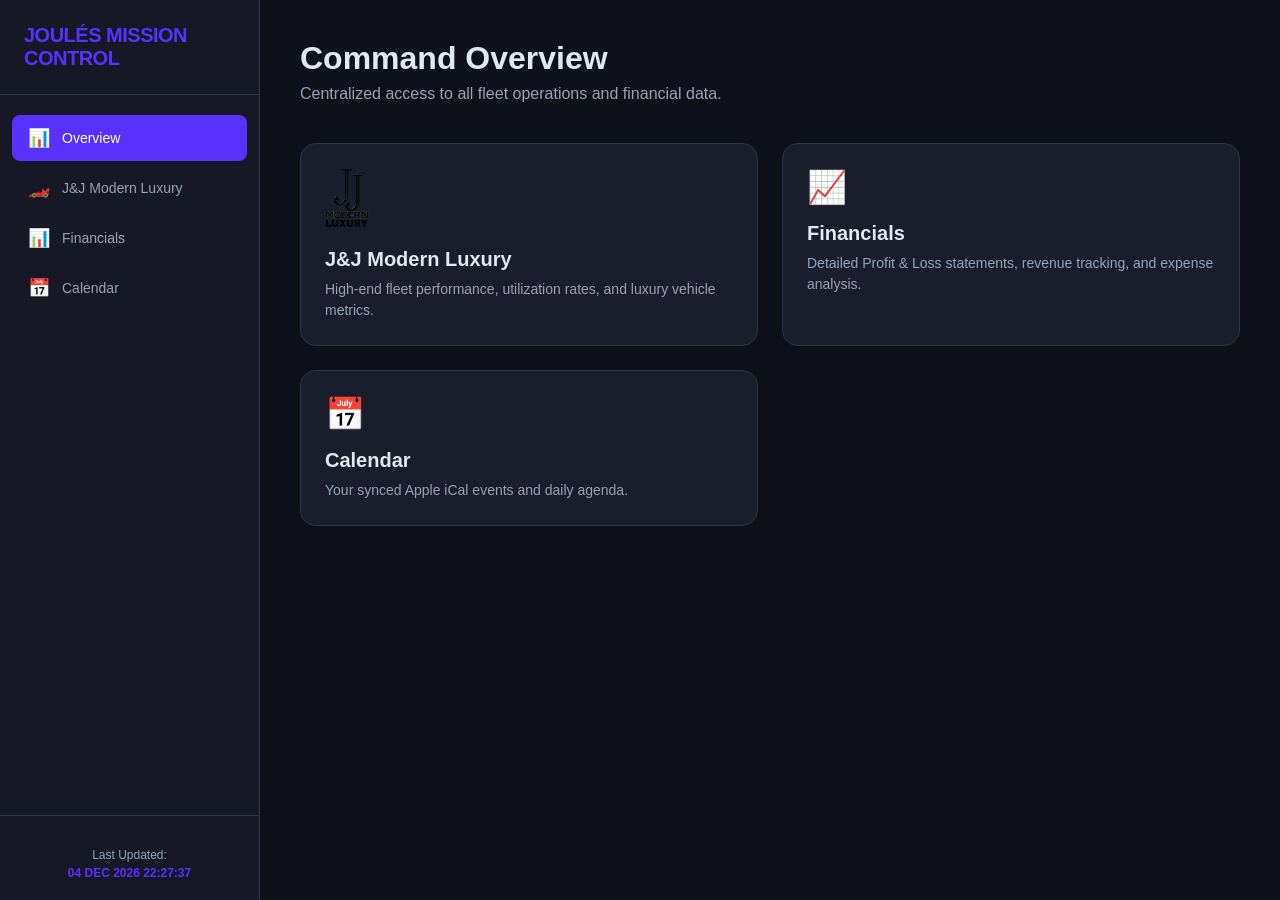
<file: index.html>
<!DOCTYPE html>
<html lang="en">
<head>
    <meta charset="UTF-8">
    <meta name="viewport" content="width=device-width, initial-scale=1.0">
    <title>Joules Mission Control</title>
    <style>
        :root {
            --primary: #5931ff;
            --primary-dark: #4526cc;
            --bg: #0f111a;
            --sidebar-bg: #161925;
            --card-bg: #1a1d2b;
            --text: #e2e8f0;
            --text-muted: #94a3b8;
            --border: #2d334a;
            --success: #10b981;
            --danger: #ef4444;
            --sidebar-width: 260px;
        }
        
        * { box-sizing: border-box; }
        
        body {
            font-family: -apple-system, BlinkMacSystemFont, "Segoe UI", Roboto, Helvetica, Arial, sans-serif;
            background-color: var(--bg);
            color: var(--text);
            margin: 0;
            display: flex;
            min-height: 100vh;
        }

        .sidebar {
            width: var(--sidebar-width);
            background-color: var(--sidebar-bg);
            border-right: 1px solid var(--border);
            display: flex;
            flex-direction: column;
            position: fixed;
            height: 100vh;
            z-index: 100;
        }

        .sidebar-header {
            padding: 24px;
            border-bottom: 1px solid var(--border);
        }

        .sidebar-header h1 {
            font-size: 1.25rem;
            margin: 0;
            color: var(--primary);
            font-weight: 800;
            letter-spacing: -0.5px;
        }

        .nav-list {
            list-style: none;
            padding: 20px 12px;
            margin: 0;
            flex-grow: 1;
        }

        .nav-item {
            margin-bottom: 4px;
        }

        .nav-btn {
            width: 100%;
            display: flex;
            align-items: center;
            padding: 12px 16px;
            background: none;
            border: none;
            color: var(--text-muted);
            font-size: 14px;
            font-weight: 500;
            text-align: left;
            cursor: pointer;
            border-radius: 8px;
            transition: all 0.2s;
        }

        .nav-btn:hover {
            background-color: rgba(255, 255, 255, 0.05);
            color: var(--text);
        }

        .nav-btn.active {
            background-color: var(--primary);
            color: white;
        }

        .nav-icon { margin-right: 12px; font-size: 18px; }

        .main-content {
            margin-left: var(--sidebar-width);
            flex-grow: 1;
            padding: 40px;
            max-width: 1200px;
        }

        .page-header {
            margin-bottom: 40px;
        }

        .page-title {
            font-size: 2rem;
            font-weight: 700;
            margin: 0 0 8px 0;
        }

        .page-subtitle {
            color: var(--text-muted);
            margin: 0;
        }

        .overview-grid {
            display: grid;
            grid-template-columns: repeat(auto-fill, minmax(300px, 1fr));
            gap: 24px;
        }

        .card {
            background: var(--card-bg);
            border: 1px solid var(--border);
            border-radius: 16px;
            padding: 24px;
            cursor: pointer;
            transition: transform 0.2s, border-color 0.2s, box-shadow 0.2s;
            text-decoration: none;
            color: inherit;
            display: block;
        }

        .card:hover {
            transform: translateY(-4px);
            border-color: var(--primary);
            box-shadow: 0 12px 24px rgba(0, 0, 0, 0.3);
        }

        .card-icon {
            font-size: 32px;
            margin-bottom: 16px;
            display: block;
        }

        .card-title {
            font-size: 1.25rem;
            font-weight: 600;
            margin: 0 0 8px 0;
        }

        .card-desc {
            font-size: 14px;
            color: var(--text-muted);
            line-height: 1.5;
            margin: 0;
        }

        .tab-content { display: none; }
        .tab-content.active { display: block; }

        .section {
            background: var(--card-bg);
            border: 1px solid var(--border);
            border-radius: 16px;
            padding: 32px;
            margin-bottom: 24px;
        }

        .summary-cards {
            display: grid;
            grid-template-columns: repeat(auto-fit, minmax(200px, 1fr));
            gap: 20px;
            margin-bottom: 30px;
        }
        .summary-card {
            background: var(--card-bg);
            border: 1px solid var(--border);
            border-radius: 12px;
            padding: 20px;
            text-align: center;
        }
        .summary-card h4 {
            color: var(--text-muted);
            margin: 0 0 10px 0;
            font-size: 14px;
            text-transform: uppercase;
        }
        .amount {
            font-size: 28px;
            font-weight: bold;
        }

        .event-item {
            padding: 16px;
            border-bottom: 1px solid var(--border);
            display: flex;
            justify-content: space-between;
            align-items: center;
        }
        .event-date {
            font-size: 13px;
            color: var(--text-muted);
        }

        .data-table {
            width: 100%;
            border-collapse: collapse;
        }
        .data-table th, .data-table td {
            padding: 12px;
            text-align: left;
            border-bottom: 1px solid var(--border);
        }

        @media (max-width: 768px) {
            body { flex-direction: column; }
            .sidebar {
                width: 100%;
                height: auto;
                position: relative;
                border-right: none;
                border-bottom: 1px solid var(--border);
            }
            .main-content {
                margin-left: 0;
                padding: 24px;
            }
            .nav-list { display: flex; overflow-x: auto; padding: 12px; }
            .nav-item { margin-bottom: 0; margin-right: 8px; flex-shrink: 0; }
        }
    </style>
</head>
<body>
    <nav class="sidebar">
        <div class="sidebar-header">
            <h1>JOULÉS MISSION CONTROL</h1>
        </div>
        <ul class="nav-list">
            <li class="nav-item">
                <button class="nav-btn active" onclick="showTab(this, 'overview')">
                    <span class="nav-icon">📊</span> Overview
                </button>
            </li>
            <li class="nav-item">
                <button class="nav-btn" onclick="showTab(this, 'modern-luxury')">
                    <span class="nav-icon">🏎️</span> J&J Modern Luxury
                </button>
            </li>
            <li class="nav-item">
                <button class="nav-btn" onclick="showTab(this, 'pnl')">
                    <span class="nav-icon">📊</span> Financials
                </button>
            </li>
            <li class="nav-item">
                <button class="nav-btn" onclick="showTab(this, 'calendar')">
                    <span class="nav-icon">📅</span> Calendar
                </button>
            </li>
        </ul>
        <div style="padding: 20px; border-top: 1px solid var(--border);">
            <p style="font-size: 12px; color: var(--text-muted); text-align: center; margin-bottom: 4px;">Last Updated:</p>
            <p style="font-size: 12px; color: var(--primary); text-align: center; font-weight: bold; margin: 0;" id="last-sync-time">SYNCING...</p>
        </div>
    </nav>

    <main class="main-content">
        
        <div id="overview" class="tab-content active">
            <div class="page-header">
                <h2 class="page-title">Command Overview</h2>
                <p class="page-subtitle">Centralized access to all fleet operations and financial data.</p>
            </div>
            
            <div class="overview-grid">
                <a href="#" class="card" onclick="triggerNav('modern-luxury')">
                    <img src="assets/logo.png" alt="Logo" style="height: 60px; margin-bottom: 16px;">
                    <h3 class="card-title">J&J Modern Luxury</h3>
                    <p class="card-desc">High-end fleet performance, utilization rates, and luxury vehicle metrics.</p>
                </a>
                
                <a href="#" class="card" onclick="triggerNav('pnl')">
                    <span class="card-icon">📈</span>
                    <h3 class="card-title">Financials</h3>
                    <p class="card-desc">Detailed Profit & Loss statements, revenue tracking, and expense analysis.</p>
                </a>

                <a href="#" class="card" onclick="triggerNav('calendar')">
                    <span class="card-icon">📅</span>
                    <h3 class="card-title">Calendar</h3>
                    <p class="card-desc">Your synced Apple iCal events and daily agenda.</p>
                </a>
            </div>
        </div>

        <div id="modern-luxury" class="tab-content">
            <div class="page-header" style="text-align: center;">
                <img src="assets/logo.png" alt="J&J Modern Luxury" style="max-width: 300px; margin-bottom: 20px;">
                <h2 class="page-title">J&J Modern Luxury</h2>
                <p class="page-subtitle">Premium fleet management and analytics.</p>
            </div>
            <div class="section">
                <h3>Luxury Performance Metrics</h3>
                <ul style="list-style: none; padding: 0;">
                    <li style="margin-bottom: 16px;"><strong>1. Luxury Growth: +173% YoY</strong></li>
                    <li style="margin-bottom: 16px;"><strong>2. High-Value Center: Maintenance</strong></li>
                    <li style="margin-bottom: 16px;"><strong>3. Debt Efficiency: 84% Utilization</strong></li>
                    <li style="margin-bottom: 16px;"><strong>4. Peak Month: Oct-Nov 2025</strong></li>
                    <li style="margin-bottom: 16px;"><strong>5. Avg Exp Transaction: $318.00</strong></li>
                </ul>
            </div>
            <div class="section">
                <h3>Fleet Performance (2025)</h3>
                <table class="data-table">
                    <thead><tr><th>Vehicle</th><th>Revenue</th><th>Trips</th></tr></thead>
                    <tbody>
                        <tr><td>Julie's BMW (NC #LDV5000)</td><td>$20,747.72</td><td>40</td></tr><tr><td>Double Stuff (Tesla Model 3)</td><td>$13,350.34</td><td>18</td></tr><tr><td>J&J Modern Luxury's Porsche (NC #LJX5696)</td><td>$10,410.92</td><td>23</td></tr><tr><td>J&J Modern Luxury's BMW (NC #LLV4227)</td><td>$8,906.71</td><td>9</td></tr><tr><td>Julie's Tesla (NC #LBZ1843)</td><td>$7,338.52</td><td>19</td></tr><tr><td>J&J Modern Luxury's Mercedes-Benz (NC #LJV9937)</td><td>$7,245.12</td><td>15</td></tr><tr><td>Julie's Porsche Macan S (NC #LCT7781)</td><td>$223.2</td><td>1</td></tr>
                    </tbody>
                </table>
            </div>
        </div>

        <div id="pnl" class="tab-content">
            <div class="page-header">
                <h2 class="page-title">Financials</h2>
                <p class="page-subtitle">Profit & Loss (P&L) statement and comprehensive breakdown.</p>
            </div>
            
            <div class="summary-cards">
                <div class="summary-card"><h4>Total Revenue</h4><div class="amount" style="color: var(--success);">$21,780.22</div></div>
                <div class="summary-card"><h4>Total Expenses</h4><div class="amount" style="color: var(--danger);">$8,647.88</div></div>
                <div class="summary-card"><h4>Net Profit</h4><div class="amount" style="color: var(--primary);">$13,132.34</div></div>
            </div>

            <div class="section">
                <h3>Top 5 Financial Metrics</h3>
                <ul>
                    <li>1. Operating Margin: 15.1%</li>
                    <li>2. Debt Service: ~65% of Outflow</li>
                    <li>3. Energy Volatility: Duke Energy fluctuation</li>
                    <li>4. Growth Trend: +173%</li>
                    <li>5. Cash Flow: Positive</li>
                </ul>
            </div>

            <div class="section">
                <h3>Top 5 Expense Optimization Metrics</h3>
                <ul>
                    <li>1. Debt Service: ~65% of Outflow</li>
                    <li>2. Maintenance Leakage: High Tesla service</li>
                    <li>3. Energy Volatility: Duke Energy fluctuation</li>
                    <li>4. Uncategorized Cash Out: Amex payments</li>
                    <li>5. Burn Ratio: 1.18x</li>
                </ul>
            </div>
        </div>

        <div id="calendar" class="tab-content">
            <div class="page-header">
                <h2 class="page-title">Calendar</h2>
                <p class="page-subtitle">Your synced Apple iCal schedule.</p>
            </div>
            <div class="section">
                <h3>Upcoming Agenda</h3>
                <div id="calendar-list">
                    <p style="color: var(--text-muted)">Syncing iCal events...</p>
                </div>
            </div>
        </div>

    </main>

    <script>
        function showTab(btn, tabId) {
            document.querySelectorAll('.tab-content').forEach(c => c.classList.remove('active'));
            document.getElementById(tabId).classList.add('active');
            document.querySelectorAll('.nav-btn').forEach(b => b.classList.remove('active'));
            btn.classList.add('active');
        }

        function triggerNav(tabId) {
            const btn = document.querySelector(`.nav-btn[onclick*="${tabId}"]`);
            if (btn) showTab(btn, tabId);
        }

        // Set the timestamp
        const timestamp = new Date().toUTCString().replace('GMT', 'UTC').toUpperCase().split(' ').slice(1, 5).join(' ');
        document.getElementById('last-sync-time').innerText = timestamp;
    </script>
</body>
</html>
</file>
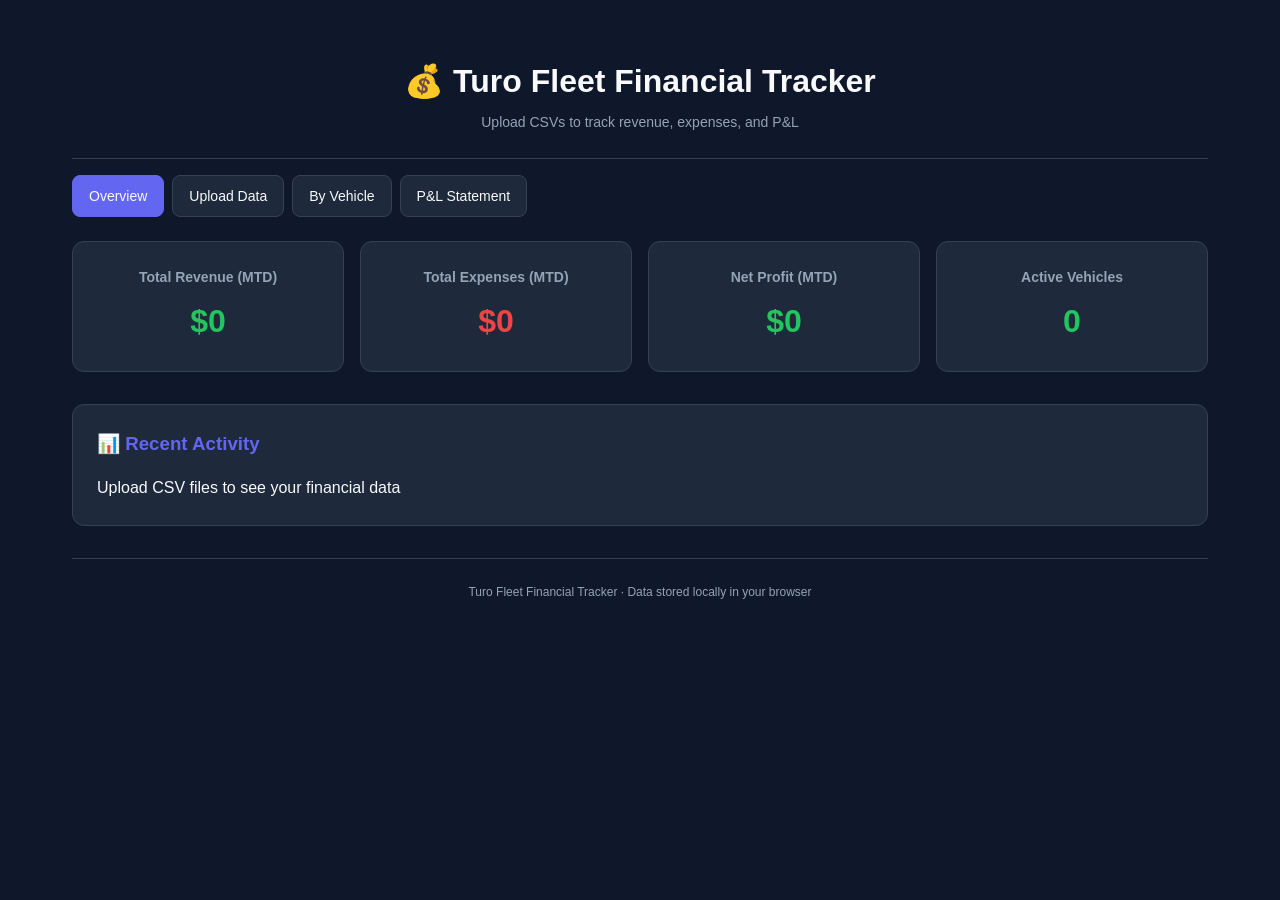
<file: financial-tracker.html>
<!DOCTYPE html>
<html lang="en">
<head>
    <meta charset="UTF-8">
    <meta name="viewport" content="width=device-width, initial-scale=1.0">
    <title>Turo Fleet Financial Tracker</title>
    <link rel="stylesheet" href="style.css">
    <style>
        .upload-section {
            background: var(--card-bg);
            border: 1px solid var(--border);
            border-radius: 0.75rem;
            padding: 1.5rem;
            margin-bottom: 1rem;
        }
        .upload-section h3 {
            color: var(--primary);
            margin-bottom: 1rem;
        }
        .file-input {
            display: none;
        }
        .upload-btn {
            background: var(--primary);
            color: white;
            padding: 0.75rem 1.5rem;
            border: none;
            border-radius: 0.5rem;
            cursor: pointer;
            font-size: 0.875rem;
            margin-right: 0.5rem;
            margin-bottom: 0.5rem;
        }
        .upload-btn:hover {
            background: var(--primary-dark);
        }
        .data-table {
            width: 100%;
            border-collapse: collapse;
            margin-top: 1rem;
        }
        .data-table th, .data-table td {
            padding: 0.75rem;
            text-align: left;
            border-bottom: 1px solid var(--border);
        }
        .data-table th {
            color: var(--text-muted);
            font-weight: 600;
        }
        .summary-cards {
            display: grid;
            grid-template-columns: repeat(auto-fit, minmax(200px, 1fr));
            gap: 1rem;
            margin-bottom: 2rem;
        }
        .summary-card {
            background: var(--card-bg);
            border: 1px solid var(--border);
            border-radius: 0.75rem;
            padding: 1.5rem;
            text-align: center;
        }
        .summary-card h4 {
            color: var(--text-muted);
            font-size: 0.875rem;
            margin-bottom: 0.5rem;
        }
        .summary-card .amount {
            font-size: 2rem;
            font-weight: bold;
            color: var(--success);
        }
        .summary-card.expense .amount {
            color: var(--danger);
        }
        .vehicle-list {
            list-style: none;
            padding: 0;
        }
        .vehicle-list li {
            background: var(--card-bg);
            border: 1px solid var(--border);
            border-radius: 0.5rem;
            padding: 1rem;
            margin-bottom: 0.5rem;
            display: flex;
            justify-content: space-between;
            align-items: center;
        }
        .profit-positive { color: var(--success); }
        .profit-negative { color: var(--danger); }
    </style>
</head>
<body>
    <div class="container">
        <header>
            <h1>💰 Turo Fleet Financial Tracker</h1>
            <p class="subtitle">Upload CSVs to track revenue, expenses, and P&L</p>
        </header>

        <nav class="tabs">
            <button class="tab-btn active" onclick="showTab('overview')">Overview</button>
            <button class="tab-btn" onclick="showTab('upload')">Upload Data</button>
            <button class="tab-btn" onclick="showTab('vehicles')">By Vehicle</button>
            <button class="tab-btn" onclick="showTab('pnl')">P&L Statement</button>
        </nav>

        <main>
            <!-- Overview Tab -->
            <div id="overview" class="tab-content active">
                <div class="summary-cards">
                    <div class="summary-card">
                        <h4>Total Revenue (MTD)</h4>
                        <div class="amount" id="total-revenue">$0</div>
                    </div>
                    <div class="summary-card expense">
                        <h4>Total Expenses (MTD)</h4>
                        <div class="amount" id="total-expenses">$0</div>
                    </div>
                    <div class="summary-card">
                        <h4>Net Profit (MTD)</h4>
                        <div class="amount" id="net-profit">$0</div>
                    </div>
                    <div class="summary-card">
                        <h4>Active Vehicles</h4>
                        <div class="amount" id="vehicle-count">0</div>
                    </div>
                </div>

                <div class="upload-section">
                    <h3>📊 Recent Activity</h3>
                    <div id="recent-activity">
                        <p class="muted">Upload CSV files to see your financial data</p>
                    </div>
                </div>
            </div>

            <!-- Upload Tab -->
            <div id="upload" class="tab-content">
                <div class="upload-section">
                    <h3>🚗 Turo Earnings</h3>
                    <p>Upload your Turo earnings CSV (from Turo.com → Earnings → Export)</p>
                    <input type="file" id="turo-file" class="file-input" accept=".csv">
                    <button class="upload-btn" onclick="document.getElementById('turo-file').click()">Select Turo CSV</button>
                    <span id="turo-status"></span>
                </div>

                <div class="upload-section">
                    <h3>💳 Delta Amex Expenses</h3>
                    <p>Upload your Delta Amex statement CSV (business expenses)</p>
                    <input type="file" id="amex-file" class="file-input" accept=".csv">
                    <button class="upload-btn" onclick="document.getElementById('amex-file').click()">Select Amex CSV</button>
                    <span id="amex-status"></span>
                </div>

                <div class="upload-section">
                    <h3>🏦 Wells Fargo Transactions</h3>
                    <p>Upload your Wells Fargo account CSV (earnings & expenses)</p>
                    <input type="file" id="wells-file" class="file-input" accept=".csv">
                    <button class="upload-btn" onclick="document.getElementById('wells-file').click()">Select Wells Fargo CSV</button>
                    <span id="wells-status"></span>
                </div>

                <div class="upload-section">
                    <h3>🔧 Maintenance Records</h3>
                    <p>Upload maintenance receipts or log (CSV format)</p>
                    <input type="file" id="maintenance-file" class="file-input" accept=".csv">
                    <button class="upload-btn" onclick="document.getElementById('maintenance-file').click()">Select Maintenance CSV</button>
                    <span id="maintenance-status"></span>
                </div>
            </div>

            <!-- Vehicles Tab -->
            <div id="vehicles" class="tab-content">
                <div class="upload-section">
                    <h3>🚗 Vehicle Performance</h3>
                    <ul class="vehicle-list" id="vehicle-list">
                        <li>
                            <span>Upload data to see vehicle breakdown</span>
                            <span class="muted">-</span>
                        </li>
                    </ul>
                </div>
            </div>

            <!-- P&L Tab -->
            <div id="pnl" class="tab-content">
                <div class="upload-section">
                    <h3>📈 Profit & Loss Statement</h3>
                    <table class="data-table">
                        <thead>
                            <tr>
                                <th>Category</th>
                                <th>Amount</th>
                                <th>% of Revenue</th>
                            </tr>
                        </thead>
                        <tbody id="pnl-body">
                            <tr>
                                <td colspan="3" class="muted">Upload data to generate P&L</td>
                            </tr>
                        </tbody>
                    </table>
                </div>
            </div>
        </main>

        <footer>
            <p>Turo Fleet Financial Tracker · Data stored locally in your browser</p>
        </footer>
    </div>

    <script>
        // Store data in memory
        let turoData = [];
        let amexData = [];
        let wellsData = [];
        let maintenanceData = [];

        // Tab switching
        function showTab(tabName) {
            document.querySelectorAll('.tab-content').forEach(tab => tab.classList.remove('active'));
            document.querySelectorAll('.tab-btn').forEach(btn => btn.classList.remove('active'));
            document.getElementById(tabName).classList.add('active');
            event.target.classList.add('active');
        }

        // Parse CSV
        function parseCSV(text) {
            const lines = text.split('\n').filter(line => line.trim());
            const headers = lines[0].split(',').map(h => h.trim().replace(/"/g, ''));
            const data = [];
            for (let i = 1; i < lines.length; i++) {
                const values = lines[i].split(',').map(v => v.trim().replace(/"/g, ''));
                const row = {};
                headers.forEach((h, idx) => row[h] = values[idx] || '');
                data.push(row);
            }
            return data;
        }

        // Auto-categorize expenses
        function categorizeExpense(description) {
            const desc = description.toLowerCase();
            if (/gas|fuel|shell|chevron|bp|exxon|mobil|costco gas|petroleum/i.test(desc)) return 'Fuel';
            if (/repair|mechanic|oil|tire|auto ?zone|o.reilly|napa|maintenance|service/i.test(desc)) return 'Maintenance';
            if (/insurance|geico|progressive|allstate|state farm/i.test(desc)) return 'Insurance';
            if (/detail|wash|cleaning|car wash/i.test(desc)) return 'Cleaning';
            if (/parking|toll|garage|meter/i.test(desc)) return 'Parking/Tolls';
            if (/photo|camera/i.test(desc)) return 'Marketing';
            if (/supply|air freshener|wipes|accessories/i.test(desc)) return 'Supplies';
            if (/turo|platform|trip fee/i.test(desc)) return 'Turo Fees';
            return 'Other';
        }

        // Handle Turo upload
        document.getElementById('turo-file').addEventListener('change', function(e) {
            const file = e.target.files[0];
            if (!file) return;
            
            const reader = new FileReader();
            reader.onload = function(e) {
                turoData = parseCSV(e.target.result);
                document.getElementById('turo-status').textContent = '✓ ' + turoData.length + ' transactions loaded';
                updateDashboard();
            };
            reader.readAsText(file);
        });

        // Handle Amex upload
        document.getElementById('amex-file').addEventListener('change', function(e) {
            const file = e.target.files[0];
            if (!file) return;
            
            const reader = new FileReader();
            reader.onload = function(e) {
                amexData = parseCSV(e.target.result);
                amexData.forEach(row => {
                    if (!row.Category) row.Category = categorizeExpense(row.Description || row.Merchant || '');
                });
                document.getElementById('amex-status').textContent = '✓ ' + amexData.length + ' transactions loaded';
                updateDashboard();
            };
            reader.readAsText(file);
        });

        // Handle Wells Fargo upload
        document.getElementById('wells-file').addEventListener('change', function(e) {
            const file = e.target.files[0];
            if (!file) return;
            
            const reader = new FileReader();
            reader.onload = function(e) {
                wellsData = parseCSV(e.target.result);
                wellsData.forEach(row => {
                    if (!row.Category) row.Category = categorizeExpense(row.Description || '');
                });
                document.getElementById('wells-status').textContent = '✓ ' + wellsData.length + ' transactions loaded';
                updateDashboard();
            };
            reader.readAsText(file);
        });

        // Handle Maintenance upload
        document.getElementById('maintenance-file').addEventListener('change', function(e) {
            const file = e.target.files[0];
            if (!file) return;
            
            const reader = new FileReader();
            reader.onload = function(e) {
                maintenanceData = parseCSV(e.target.result);
                document.getElementById('maintenance-status').textContent = '✓ ' + maintenanceData.length + ' records loaded';
                updateDashboard();
            };
            reader.readAsText(file);
        });

        // Update dashboard
        function updateDashboard() {
            // Calculate totals
            let totalRevenue = 0;
            let totalExpenses = 0;
            let vehicles = new Set();

            // Process Turo earnings
            turoData.forEach(row => {
                const amount = parseFloat(row.Earnings || row.Amount || row.Total || 0);
                if (amount) totalRevenue += amount;
                if (row.Vehicle || row['Car Name']) vehicles.add(row.Vehicle || row['Car Name']);
            });

            // Process Amex expenses
            amexData.forEach(row => {
                const amount = parseFloat(row.Amount || 0);
                if (amount) totalExpenses += Math.abs(amount);
            });

            // Process Wells Fargo
            wellsData.forEach(row => {
                const amount = parseFloat(row.Amount || row.Debit || 0);
                if (amount && amount > 0) totalExpenses += Math.abs(amount);
            });

            // Process Maintenance
            maintenanceData.forEach(row => {
                const amount = parseFloat(row.Amount || row.Cost || 0);
                if (amount) totalExpenses += Math.abs(amount);
            });

            // Update summary cards
            document.getElementById('total-revenue').textContent = '$' + totalRevenue.toLocaleString('en-US', {minimumFractionDigits: 2, maximumFractionDigits: 2});
            document.getElementById('total-expenses').textContent = '$' + totalExpenses.toLocaleString('en-US', {minimumFractionDigits: 2, maximumFractionDigits: 2});
            document.getElementById('net-profit').textContent = '$' + (totalRevenue - totalExpenses).toLocaleString('en-US', {minimumFractionDigits: 2, maximumFractionDigits: 2});
            document.getElementById('vehicle-count').textContent = vehicles.size;

            // Update recent activity
            const activityHtml = [];
            if (turoData.length) activityHtml.push('<p>✓ Turo: ' + turoData.length + ' transactions</p>');
            if (amexData.length) activityHtml.push('<p>✓ Amex: ' + amexData.length + ' transactions</p>');
            if (wellsData.length) activityHtml.push('<p>✓ Wells Fargo: ' + wellsData.length + ' transactions</p>');
            if (maintenanceData.length) activityHtml.push('<p>✓ Maintenance: ' + maintenanceData.length + ' records</p>');
            document.getElementById('recent-activity').innerHTML = activityHtml.join('') || '<p class="muted">Upload CSV files to see your financial data</p>';

            // Update vehicle list
            const vehicleList = document.getElementById('vehicle-list');
            if (vehicles.size > 0) {
                const vehicleHtml = [];
                vehicles.forEach(vehicle => {
                    let vehicleRevenue = 0;
                    turoData.forEach(row => {
                        if ((row.Vehicle || row['Car Name']) === vehicle) {
                            vehicleRevenue += parseFloat(row.Earnings || row.Amount || row.Total || 0);
                        }
                    });
                    vehicleHtml.push('<li><span>' + vehicle + '</span><span class="profit-positive">$' + vehicleRevenue.toLocaleString('en-US', {minimumFractionDigits: 2, maximumFractionDigits: 2}) + '</span></li>');
                });
                vehicleList.innerHTML = vehicleHtml.join('');
            }

            // Update P&L
            const pnlBody = document.getElementById('pnl-body');
            const categories = {};
            
            // Categorize Amex expenses
            amexData.forEach(row => {
                const cat = row.Category || 'Other';
                const amt = Math.abs(parseFloat(row.Amount || 0));
                categories[cat] = (categories[cat] || 0) + amt;
            });
            
            // Categorize Wells Fargo expenses
            wellsData.forEach(row => {
                const cat = row.Category || 'Other';
                const amt = Math.abs(parseFloat(row.Amount || row.Debit || 0));
                if (amt > 0) categories[cat] = (categories[cat] || 0) + amt;
            });
            
            // Add maintenance
            maintenanceData.forEach(row => {
                const amt = Math.abs(parseFloat(row.Amount || row.Cost || 0));
                categories['Maintenance'] = (categories['Maintenance'] || 0) + amt;
            });

            // Build P&L table
            let pnlHtml = '<tr><td><strong>Gross Revenue</strong></td><td><strong>$' + totalRevenue.toLocaleString('en-US', {minimumFractionDigits: 2, maximumFractionDigits: 2}) + '</strong></td><td>100%</td></tr>';
            pnlHtml += '<tr><td colspan="3" style="border-bottom: 2px solid var(--border);"></td></tr>';
            
            Object.entries(categories).sort((a, b) => b[1] - a[1]).forEach(([cat, amt]) => {
                const pct = totalRevenue > 0 ? ((amt / totalRevenue) * 100).toFixed(1) : 0;
                pnlHtml += '<tr><td>' + cat + '</td><td>$' + amt.toLocaleString('en-US', {minimumFractionDigits: 2, maximumFractionDigits: 2}) + '</td><td>' + pct + '%</td></tr>';
            });
            
            pnlHtml += '<tr><td colspan="3" style="border-bottom: 2px solid var(--border);"></td></tr>';
            pnlHtml += '<tr><td><strong>Total Expenses</strong></td><td><strong>$' + totalExpenses.toLocaleString('en-US', {minimumFractionDigits: 2, maximumFractionDigits: 2}) + '</strong></td><td>' + (totalRevenue > 0 ? ((totalExpenses / totalRevenue) * 100).toFixed(1) : 0) + '%</td></tr>';
            pnlHtml += '<tr><td><strong>Net Profit</strong></td><td><strong class="' + (totalRevenue - totalExpenses >= 0 ? 'profit-positive' : 'profit-negative') + '">$' + (totalRevenue - totalExpenses).toLocaleString('en-US', {minimumFractionDigits: 2, maximumFractionDigits: 2}) + '</strong></td><td>' + (totalRevenue > 0 ? (((totalRevenue - totalExpenses) / totalRevenue) * 100).toFixed(1) : 0) + '%</td></tr>';
            
            pnlBody.innerHTML = pnlHtml;
        }
    </script>
</body>
</html>
</file>
<file: style.css>
/* Mission Control - Mobile-First Design */

:root {
    --primary: #6366f1;
    --primary-dark: #4f46e5;
    --bg: #0f172a;
    --card-bg: #1e293b;
    --text: #f8fafc;
    --text-muted: #94a3b8;
    --border: #334155;
    --success: #22c55e;
    --warning: #f59e0b;
    --danger: #ef4444;
}

* {
    margin: 0;
    padding: 0;
    box-sizing: border-box;
}

body {
    font-family: -apple-system, BlinkMacSystemFont, 'Segoe UI', Roboto, sans-serif;
    background: var(--bg);
    color: var(--text);
    line-height: 1.6;
    min-height: 100vh;
}

.container {
    max-width: 100%;
    margin: 0 auto;
    padding: 1rem;
}

/* Header */
header {
    text-align: center;
    padding: 1.5rem 0;
    border-bottom: 1px solid var(--border);
    margin-bottom: 1rem;
}

header h1 {
    font-size: 1.5rem;
    margin-bottom: 0.25rem;
}

.subtitle {
    color: var(--text-muted);
    font-size: 0.875rem;
}

/* Navigation Tabs */
.tabs {
    display: flex;
    gap: 0.5rem;
    overflow-x: auto;
    padding-bottom: 0.5rem;
    margin-bottom: 1rem;
    -webkit-overflow-scrolling: touch;
}

.tab-btn {
    flex: 0 0 auto;
    padding: 0.75rem 1rem;
    background: var(--card-bg);
    border: 1px solid var(--border);
    border-radius: 0.5rem;
    color: var(--text);
    font-size: 0.875rem;
    cursor: pointer;
    white-space: nowrap;
    transition: all 0.2s;
}

.tab-btn.active {
    background: var(--primary);
    border-color: var(--primary);
}

.tab-btn:hover {
    background: var(--primary-dark);
}

/* Tab Content */
.tab-content {
    display: none;
}

.tab-content.active {
    display: block;
}

/* Cards */
.card-grid {
    display: grid;
    gap: 1rem;
    grid-template-columns: 1fr;
}

.card {
    background: var(--card-bg);
    border: 1px solid var(--border);
    border-radius: 0.75rem;
    padding: 1rem;
}

.card h3 {
    font-size: 1rem;
    margin-bottom: 0.75rem;
    color: var(--text-muted);
}

/* Briefing Styles */
.briefing-container {
    background: var(--card-bg);
    border: 1px solid var(--border);
    border-radius: 0.75rem;
    padding: 1.5rem;
}

.briefing-container h2 {
    margin-bottom: 0.5rem;
}

.date {
    color: var(--text-muted);
    margin-bottom: 1.5rem;
}

.section {
    margin-bottom: 1.5rem;
    padding-bottom: 1.5rem;
    border-bottom: 1px solid var(--border);
}

.section:last-child {
    border-bottom: none;
    margin-bottom: 0;
    padding-bottom: 0;
}

.section h3 {
    font-size: 1rem;
    margin-bottom: 0.75rem;
    color: var(--primary);
}

/* Task Lists */
ol, ul {
    padding-left: 1.5rem;
}

li {
    margin-bottom: 0.5rem;
}

/* Footer */
footer {
    text-align: center;
    padding: 1.5rem 0;
    margin-top: 2rem;
    border-top: 1px solid var(--border);
    color: var(--text-muted);
    font-size: 0.75rem;
}

/* Loading State */
.loading {
    color: var(--text-muted);
    font-style: italic;
}

/* Responsive */
@media (min-width: 768px) {
    .container {
        max-width: 1200px;
        padding: 2rem;
    }
    
    .card-grid {
        grid-template-columns: repeat(2, 1fr);
    }
    
    header h1 {
        font-size: 2rem;
    }
}

/* Animations */
@keyframes fadeIn {
    from { opacity: 0; transform: translateY(10px); }
    to { opacity: 1; transform: translateY(0); }
}

.tab-content.active {
    animation: fadeIn 0.3s ease;
}
</file>
